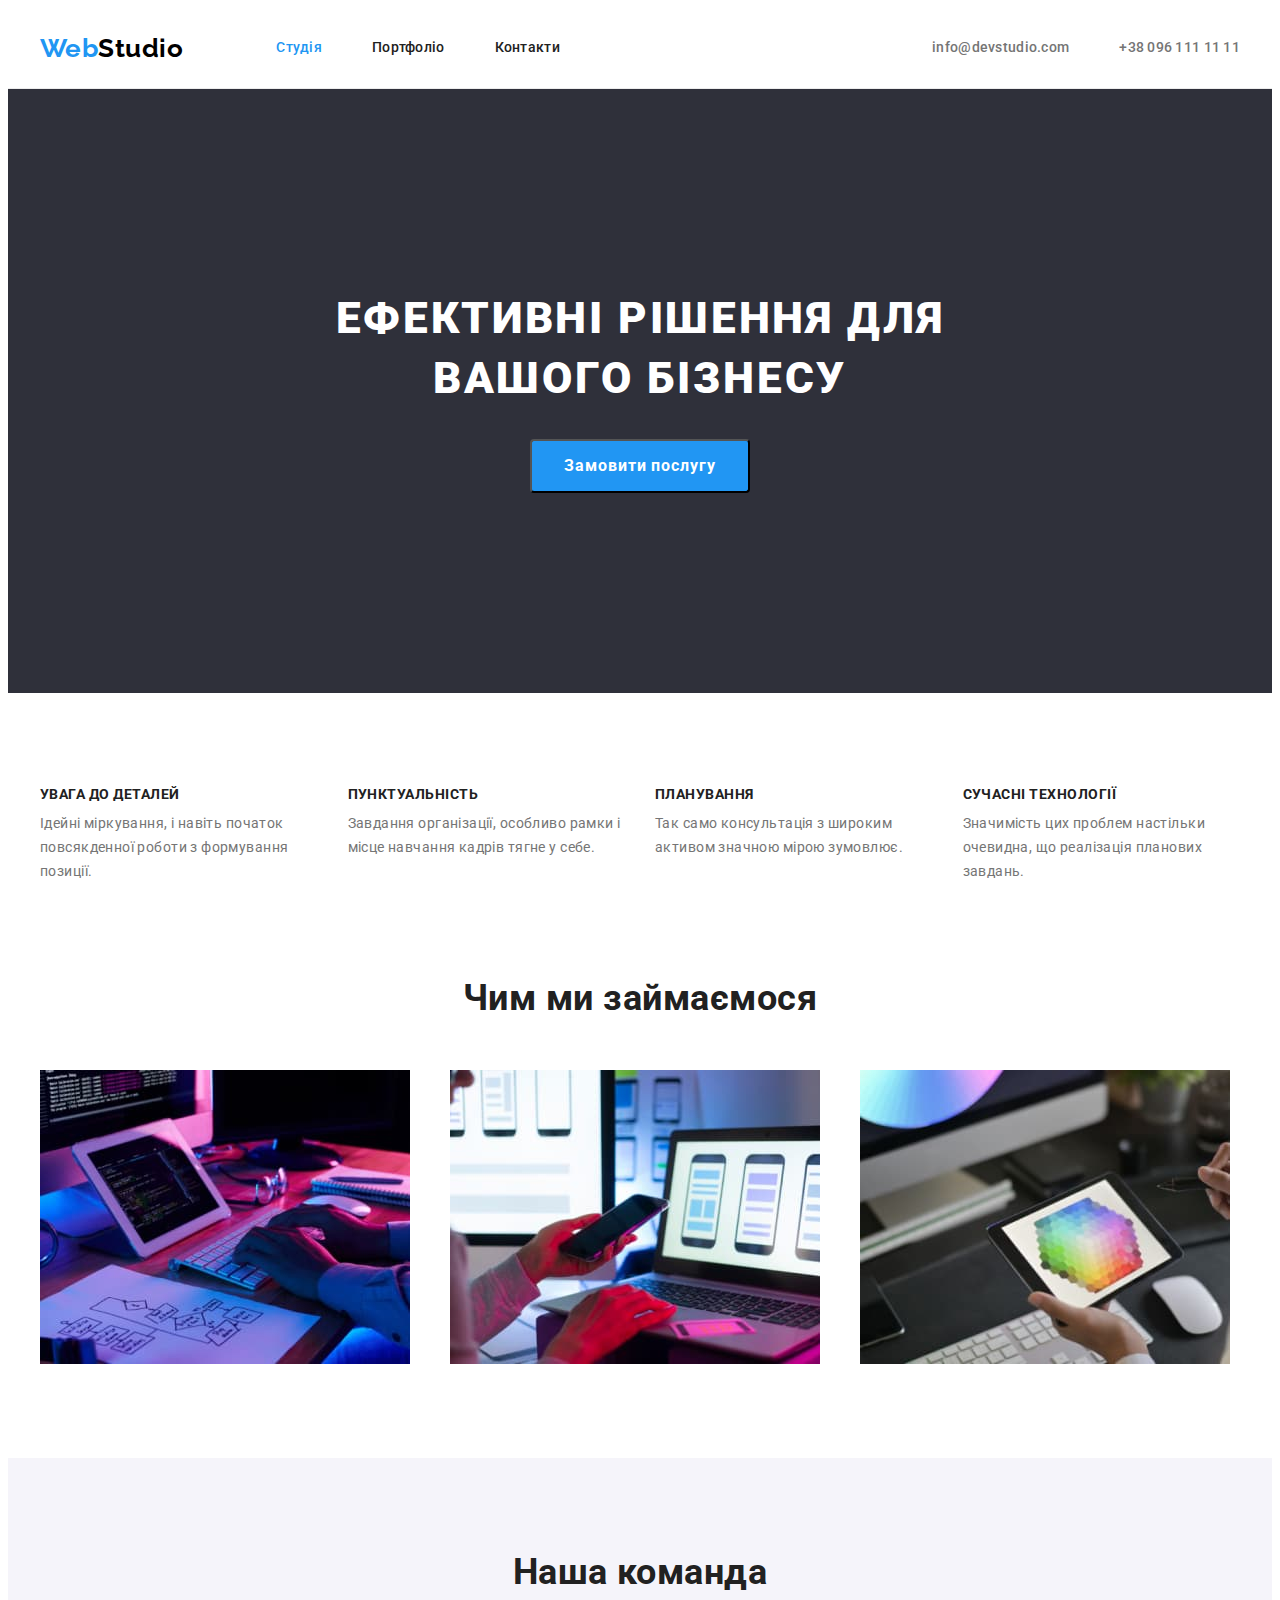
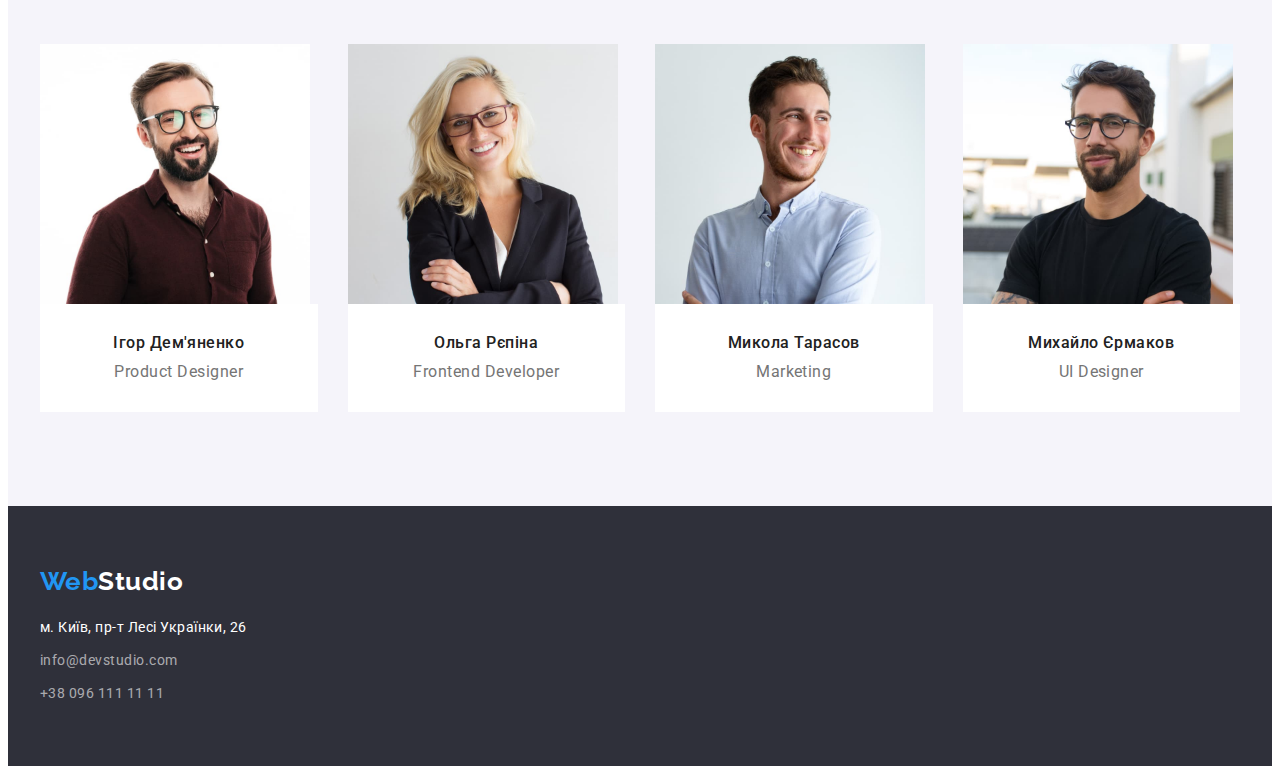
<file: index.html>
<!DOCTYPE html>
<html lang="uk">
  <head>
    <meta charset="UTF-8" />
    <meta http-equiv="X-UA-Compatible" content="IE=edge" />
    <meta name="viewport" content="width=device-width, initial-scale=1.0" />
    <title>Студія</title>
    <!--
      ШРИФТИ
    -->
    <link rel="preconnect" href="https://fonts.googleapis.com" />
    <link rel="preconnect" href="https://fonts.gstatic.com" crossorigin />
    <link
      href="https://fonts.googleapis.com/css2?family=Exo+2:wght@500&family=Montserrat:wght@400;700&family=Raleway:wght@700&family=Roboto:wght@400;500;700;900&display=swap"
      rel="stylesheet" />
    <!--
      НОРМАЛІЗАТОР
    -->
    <link
      rel="stylesheet"
      href="https://cdnjs.cloudflare.com/ajax/libs/modern-normalize/1.1.0/modern-normalize.min.css"
      integrity="sha512-wpPYUAdjBVSE4KJnH1VR1HeZfpl1ub8YT/NKx4PuQ5NmX2tKuGu6U/JRp5y+Y8XG2tV+wKQpNHVUX03MfMFn9Q=="
      crossorigin="anonymous"
      referrerpolicy="no-referrer" />
    <!--
      СТИЛІ
    -->
    <link rel="stylesheet" href="./css/styles.css" />
  </head>

  <body>
    <!-- HEADER з логотипом, навігацією та контактами -->
    <header class="header">
      <div class="header-container container">
        <nav class="header-nav">
          <a href="./index.html" class="logo link"
            ><span class="logo-web">Web</span>Studio</a
          >

          <ul class="site-nav list">
            <li>
              <a href="./index.html" class="site-nav-link link current"
                >Студія</a
              >
            </li>
            <li>
              <a href="./portfolio.html" class="site-nav-link link"
                >Портфоліо</a
              >
            </li>
            <li>
              <a href="" class="site-nav-link link">Контакти</a>
            </li>
          </ul>
        </nav>
        <ul class="header-contacts list">
          <li>
            <a
              href="mailto:info@devstudio.com"
              class="header-contacts-link link"
              >info@devstudio.com</a
            >
          </li>
          <li>
            <a href="tel:+380961111111" class="header-contacts-link link"
              >+38 096 111 11 11</a
            >
          </li>
        </ul>
      </div>
    </header>

    <main>
      <!-- Герой -->
      <section class="hero section">
        <div class="hero-container container">
          <h1 class="hero-text">
            Ефективні рішення для <br />
            вашого бізнесу
          </h1>
          <button type="button" class="button primary">Замовити послугу</button>
        </div>
      </section>

      <!--Corporate values-->
      <section class="section">
        <div class="container">
          <h2 class="section-header visually-hidden">Цінності</h2>
          <ul class="values-list list">
            <li class="values-item">
              <h3 class="text-title values">УВАГА ДО ДЕТАЛЕЙ</h3>
              <p class="values-description">
                Ідейні міркування, і навіть початок повсякденної роботи з
                формування позиції.
              </p>
            </li>
            <li class="values-item">
              <h3 class="text-title values">ПУНКТУАЛЬНІСТЬ</h3>
              <p class="values-description">
                Завдання організації, особливо рамки і місце навчання кадрів
                тягне у себе.
              </p>
            </li>
            <li class="values-item">
              <h3 class="text-title values">ПЛАНУВАННЯ</h3>
              <p class="values-description">
                Так само консультація з широким активом значною мірою зумовлює.
              </p>
            </li>
            <li class="values-item">
              <h3 class="text-title values">СУЧАСНІ ТЕХНОЛОГІЇ</h3>
              <p class="values-description">
                Значимість цих проблем настільки очевидна, що реалізація
                планових завдань.
              </p>
            </li>
          </ul>
        </div>
      </section>

      <!--What do we do?-->
      <section class="activity-section section">
        <div class="container">
          <h2 class="text-title activity">Чим ми займаємося</h2>

          <ul class="activity-list card-set list">
            <li class="card-set-item">
              <img
                src="./images/computer.jpg"
                alt="руки набирають текст на клавіатурі"
                width="370" />
            </li>
            <li class="card-set-item">
              <img
                src="./images/smartphone.jpg"
                alt="жінка тримає в руках смартфон під час роботи за комп'ютером"
                width="370" />
            </li>
            <li class="card-set-item">
              <img
                src="./images/tablet.jpg"
                alt="планшет у руках"
                width="370" />
            </li>
          </ul>
        </div>
      </section>

      <!--Our team-->
      <section class="team-section section">
        <div class="container">
          <h2 class="text-title team">Наша команда</h2>

          <ul class="team-list card-set list">
            <li class="card-set-item">
              <img
                src="./images/product-designer-photo.jpg"
                alt="Ігор Дем'яненко Product Designer"
                width="270" />
              <div class="team-wrapper">
                <h3 class="text-title team-member">Ігор Дем'яненко</h3>
                <p class="position-description" lang="en">Product Designer</p>
              </div>
            </li>
            <li class="card-set-item">
              <img
                src="./images/frontenddev-photo.jpg"
                alt="Ольга Рєпіна Frontend Developer"
                width="270" />
              <div class="team-wrapper">
                <h3 class="text-title team-member">Ольга Рєпіна</h3>
                <p class="position-description" lang="en">Frontend Developer</p>
              </div>
            </li>
            <li class="card-set-item">
              <img
                src="./images/marketing-photo.jpg"
                alt="Микола Тарасов Marketing"
                width="270" />
              <div class="team-wrapper">
                <h3 class="text-title team-member">Микола Тарасов</h3>
                <p class="position-description" lang="en">Marketing</p>
              </div>
            </li>
            <li class="card-set-item">
              <img
                src="./images/uidesigner-photo.jpg"
                alt="Михайло Єрмаков UI Designer"
                width="270" />
              <div class="team-wrapper">
                <h3 class="text-title team-member">Михайло Єрмаков</h3>
                <p class="position-description" lang="en">UI Designer</p>
              </div>
            </li>
          </ul>
        </div>
      </section>
    </main>

    <footer class="footer">
      <div class="footer-container container">
        <a href="./index.html" class="footer-logo link"
          ><span class="footer-logo-web">Web</span>Studio</a
        >

        <address class="address">
          <a
            href="https://goo.gl/maps/S5SDA6FESSRb1srA7"
            class="post-address link"
            >м. Київ, пр-т Лесі Українки, 26</a
          >
          <ul class="footer-contacts list">
            <li class="footer-contacts-item">
              <a
                href="mailto:info@devstudio.com"
                class="footer-contacts-link link"
                >info@devstudio.com</a
              >
            </li>
            <li class="footer-contacts-item">
              <a href="tel:+380961111111" class="footer-contacts-link link"
                >+38 096 111 11 11</a
              >
            </li>
          </ul>
        </address>
      </div>
    </footer>
  </body>
</html>
</file>
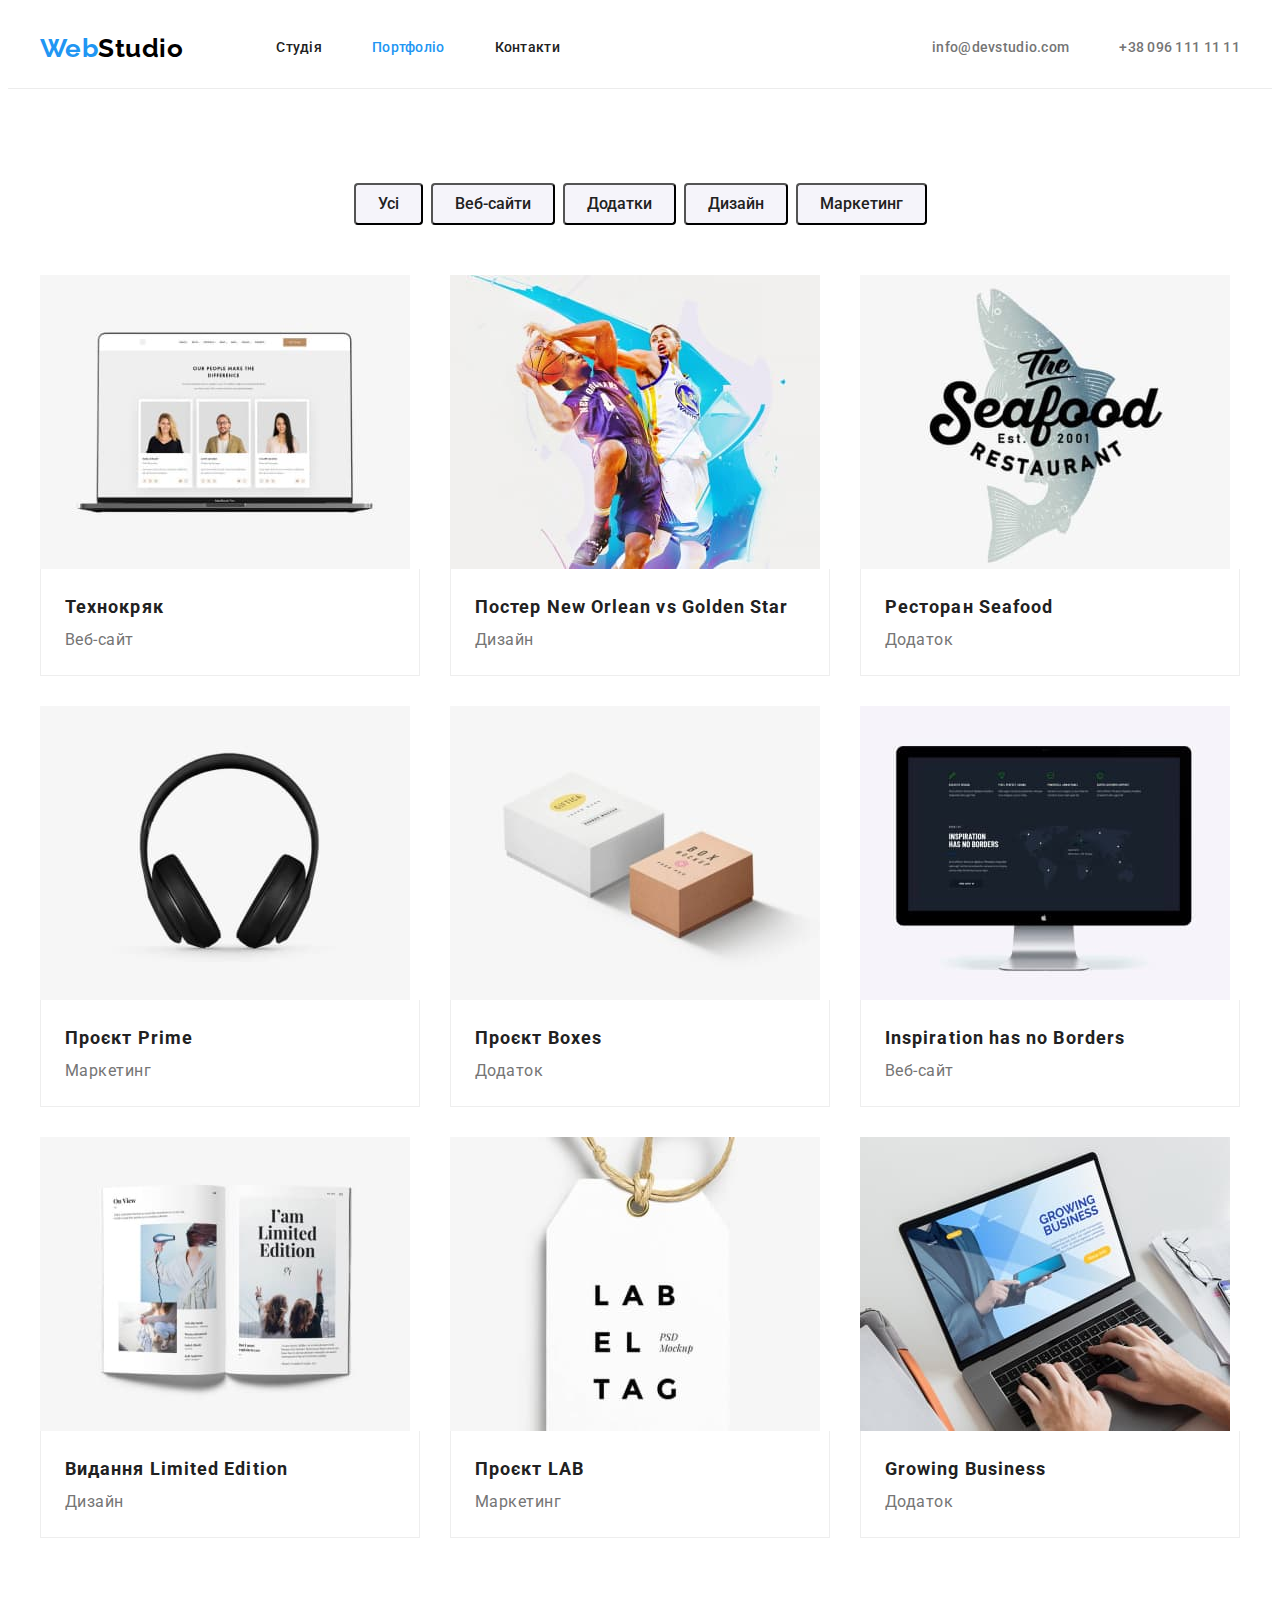
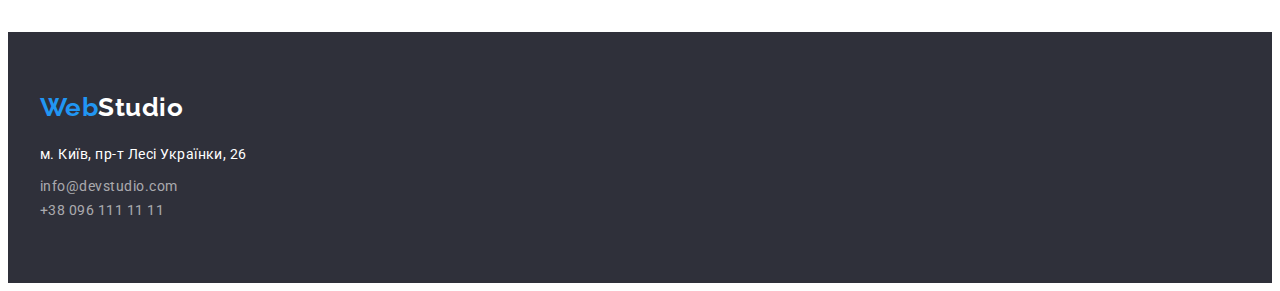
<file: portfolio.html>
<!DOCTYPE html>
<html lang="uk">
  <head>
    <meta charset="UTF-8" />
    <meta http-equiv="X-UA-Compatible" content="IE=edge" />
    <meta name="viewport" content="width=device-width, initial-scale=1.0" />
    <title>Портфоліо</title>
    <!--
      ШРИФТИ
    -->
    <link rel="preconnect" href="https://fonts.googleapis.com" />
    <link rel="preconnect" href="https://fonts.gstatic.com" crossorigin />
    <link
      href="https://fonts.googleapis.com/css2?family=Exo+2:wght@500&family=Montserrat:wght@400;700&family=Raleway:wght@700&family=Roboto:wght@400;500;700;900&display=swap"
      rel="stylesheet" />
    <!--
      НОРМАЛІЗАТОР
    -->
    <link
      rel="stylesheet"
      href="https://cdnjs.cloudflare.com/ajax/libs/modern-normalize/1.1.0/modern-normalize.min.css"
      integrity="sha512-wpPYUAdjBVSE4KJnH1VR1HeZfpl1ub8YT/NKx4PuQ5NmX2tKuGu6U/JRp5y+Y8XG2tV+wKQpNHVUX03MfMFn9Q=="
      crossorigin="anonymous"
      referrerpolicy="no-referrer" />
    <!--
      СТИЛІ
    -->
    <link rel="stylesheet" href="./css/styles.css" />
  </head>

  <body>
    <!-- HEADER з логотипом, навігацією та контактами -->
    <header class="header">
      <div class="header-container container">
        <nav class="header-nav">
          <a href="./index.html" class="logo link"
            ><span class="logo-web">Web</span>Studio</a
          >

          <ul class="site-nav list">
            <li>
              <a href="./index.html" class="site-nav-link link">Студія</a>
            </li>
            <li>
              <a href="./portfolio.html" class="site-nav-link link current"
                >Портфоліо</a
              >
            </li>
            <li>
              <a href="" class="site-nav-link link">Контакти</a>
            </li>
          </ul>
        </nav>
        <ul class="header-contacts list">
          <li>
            <a
              href="mailto:info@devstudio.com"
              class="header-contacts-link link"
              >info@devstudio.com</a
            >
          </li>
          <li>
            <a href="tel:+380961111111" class="header-contacts-link link"
              >+38 096 111 11 11</a
            >
          </li>
        </ul>
      </div>
    </header>

    <main>
      <section class="section">
        <div class="container">
          <h1 class="section-header visually-hidden">Проекти</h1>

          <!-- FILTERS -->

          <ul class="filters list">
            <li class="filters-item">
              <button type="button" class="filters-btn">Усі</button>
            </li>
            <li class="filters-item">
              <button type="button" class="filters-btn">Веб-сайти</button>
            </li>
            <li class="filters-item">
              <button type="button" class="filters-btn">Додатки</button>
            </li>
            <li class="filters-item">
              <button type="button" class="filters-btn">Дизайн</button>
            </li>
            <li class="filters-item">
              <button type="button" class="filters-btn">Маркетинг</button>
            </li>
          </ul>

          <!-- PROJECTS -->
          <ul class="projects list card-set">
            <li class="card-set-item">
              <a href="" class="link">
                <img
                  src="./images/tech-website.jpg"
                  alt="ноутбук з відкритою веб-сторінкою"
                  width="370" />
                <div class="project-wrapper">
                  <h2 class="projects-title">Технокряк</h2>
                  <p class="projects-description">Веб-сайт</p>
                </div>
              </a>
            </li>
            <li class="card-set-item">
              <a href="" class="link">
                <img
                  src="./images/poster.jpg"
                  alt="баскетболісти"
                  width="370" />
                <div class="project-wrapper">
                  <h2 class="projects-title">
                    Постер <span lang="en">New Orlean vs Golden Star</span>
                  </h2>
                  <p class="projects-description">Дизайн</p>
                </div>
              </a>
            </li>
            <li class="card-set-item">
              <a href="" class="link">
                <img
                  src="./images/seafood.jpg"
                  alt="логотип ресторану"
                  width="370" />
                <div class="project-wrapper">
                  <h2 class="projects-title">
                    Ресторан <span lang="en">Seafood</span>
                  </h2>
                  <p class="projects-description">Додаток</p>
                </div>
              </a>
            </li>
            <li class="card-set-item">
              <a href="" class="link">
                <img src="./images/prime.jpg" alt="навушники" width="370" />
                <div class="project-wrapper">
                  <h2 class="projects-title">
                    Проєкт <span lang="en">Prime</span>
                  </h2>
                  <p class="projects-description">Маркетинг</p>
                </div>
              </a>
            </li>
            <li class="card-set-item">
              <a href="" class="link">
                <img src="./images/boxes.jpg" alt="коробки" width="370" />
                <div class="project-wrapper">
                  <h2 class="projects-title">
                    Проєкт <span lang="en">Boxes</span>
                  </h2>
                  <p class="projects-description">Додаток</p>
                </div>
              </a>
            </li>
            <li class="card-set-item">
              <a href="" class="link">
                <img
                  src="./images/inspiration.jpg"
                  alt="веб-сторінка відкрита на моніторі"
                  width="370" />
                <div class="project-wrapper">
                  <h2 class="projects-title" lang="en">
                    Inspiration has no Borders
                  </h2>
                  <p class="projects-description">Веб-сайт</p>
                </div>
              </a>
            </li>
            <li class="card-set-item">
              <a href="" class="link">
                <img
                  src="./images/ltd-edition.jpg"
                  alt="глянцевий журнал"
                  width="370" />
                <div class="project-wrapper">
                  <h2 class="projects-title">
                    Видання <span lang="en">Limited Edition</span>
                  </h2>
                  <p class="projects-description">Дизайн</p>
                </div>
              </a>
            </li>
            <li class="card-set-item">
              <a href="" class="link">
                <img src="./images/lab.jpg" alt="бірка з брендом" width="370" />
                <div class="project-wrapper">
                  <h2 class="projects-title">
                    Проєкт <span lang="en">LAB</span>
                  </h2>
                  <p class="projects-description">Маркетинг</p>
                </div>
              </a>
            </li>
            <li class="card-set-item">
              <a href="" class="link">
                <img
                  src="./images/grow-business.jpg"
                  alt="руки працюють на ноутбуці"
                  width="370" />
                <div class="project-wrapper">
                  <h2 class="projects-title" lang="en">Growing Business</h2>
                  <p class="projects-description">Додаток</p>
                </div>
              </a>
            </li>
          </ul>
        </div>
      </section>
    </main>

    <!-- FOOTER-->
    <footer class="footer">
      <div class="footer-container container">
        <a href="./index.html" class="footer-logo link"
          ><span class="footer-logo-web">Web</span>Studio</a
        >

        <address class="address">
          <a
            href="https://goo.gl/maps/S5SDA6FESSRb1srA7"
            class="post-address link"
            >м. Київ, пр-т Лесі Українки, 26</a
          >
          <ul class="footer-contacts list">
            <li>
              <a
                href="mailto:info@devstudio.com"
                class="footer-contacts-link link"
                >info@devstudio.com</a
              >
            </li>
            <li>
              <a href="tel:+380961111111" class="footer-contacts-link link"
                >+38 096 111 11 11</a
              >
            </li>
          </ul>
        </address>
      </div>
    </footer>
  </body>
</html>
</file>
<file: css/styles.css>
/* GENERAL STYLES */

:root {
  --primary-text-color: #757575;
  --title-text-color: #212121;
  --accent-color: #2196f3;
  --primary-logo-color: #000000;
  --primary-white-color: #ffffff;
  --secondary-bg-color: #f5f4fa;
  --section-bg-color: #2f303a;
  --footer-contacts-color: rgba(255, 255, 255, 0.6);
  --indent: 30px;
  --items: 3;
}

body {
  background-color: #ffffff;
  color: #757575;
  font-family: Roboto, Verdana, sans-serif;

  letter-spacing: 0.03em;
}

/* 
===============
RESET 
===============
*/

h1,
h2,
h3,
h4,
h5,
h6,
p {
  margin: 0;
}

.link {
  text-decoration: none;
  color: currentColor;
}

.list {
  list-style: none;
  margin: 0;
  padding: 0;
}

img {
  display: block;
  max-width: 100%;
  height: auto;
}

/* reset end */

.section {
  padding-top: 94px;
  padding-bottom: 94px;

  /* outline: 2px solid blue; */
}

.container {
  width: 1200px;
  padding-right: 15px;
  padding-left: 15px;
  margin-left: auto;
  margin-right: auto;

  /* outline: 2px solid red; */
}

/*  
==========
CARD SET
========== 
*/

.card-set {
  display: flex;
  flex-wrap: wrap;
  gap: var(--indent);
}

.card-set-item {
  flex-basis: calc(
    (100% - var(--indent) * (var(--items) - 1)) / (var(--items))
  );
}

/*  
==========
HEADER
========== 
*/

.header {
  border-bottom: 1px solid #ececec;
}

.header-container {
  display: flex;
  align-items: center;
}

.header-nav {
  display: flex;
  align-items: center;
}

.logo {
  color: var(--primary-logo-color);
  font-family: "Raleway";
  font-weight: 700;
  font-size: 26px;
  line-height: 1.19;
  margin-right: 93px;
}

.logo-web {
  color: var(--accent-color);
}

.site-nav {
  display: flex;
  align-items: center;
  gap: 50px;
}

.site-nav-link {
  color: var(--title-text-color);
}

.site-nav-link,
.header-contacts-link {
  display: block;
  padding: 32px 0;

  font-weight: 500;
  font-size: 14px;
  line-height: 1.14;
  letter-spacing: 0.02em;
}

.site-nav-link.current,
.site-nav-link:hover,
.site-nav-link:focus,
.header-contacts-link:hover,
.header-contacts-link:focus,
.footer-contacts-link:hover,
.footer-contacts-link:focus {
  color: var(--accent-color);
}

.header-contacts {
  display: flex;
  align-items: center;
  margin-left: auto;
  gap: 50px;
}

.header-contacts-link {
  color: var(--primary-text-color);
}

/* 
==============
HERO SECTION 
==============
*/

.hero {
  background-color: var(--section-bg-color);
}

.hero.section {
  padding: 200px 0;
}

.hero-text {
  color: var(--primary-white-color);
  font-style: normal;
  font-weight: 900;
  font-size: 44px;
  line-height: 1.36;
  text-align: center;
  letter-spacing: 0.06em;
  text-transform: uppercase;

  display: block;
  margin-bottom: 30px;
}

.button.primary {
  background-color: var(--accent-color);
  color: var(--primary-white-color);
  font-family: Roboto;
  font-style: normal;
  font-weight: 700;
  font-size: 16px;
  line-height: 1.87;
  letter-spacing: 0.06em;
  border-radius: 4px;
  min-width: 216px;

  display: block;
  margin: 0 auto;
  padding: 10px 32px;
}

.button.primary:hover,
.button.primary:focus {
  cursor: pointer;
}

/* 
==================
CORPORATE VALUES 
==================
*/

.visually-hidden {
  position: absolute;
  white-space: nowrap;
  width: 1px;
  height: 1px;
  overflow: hidden;
  border: 0;
  padding: 0;
  clip: rect(0 0 0 0);
  clip-path: inset(50%);
  margin: -1px;
}

.values-list {
  display: flex;
  flex-wrap: wrap;
  --items: 4;
  gap: var(--indent);
}

.values-item {
  flex-basis: calc(
    (100% - var(--indent) * (var(--items) - 1)) / (var(--items))
  );
}

.text-title {
  color: var(--title-text-color);
}

.text-title.values {
  font-weight: 700;
  font-size: 14px;
  line-height: 1.14;
  text-transform: uppercase;

  margin-bottom: 10px;
}

.values-description {
  font-size: 14px;
  line-height: 1.71;
  letter-spacing: 0.03em;
}

/* 
=======================
What do we do? SECTION
=======================
*/

.activity-section {
  padding-top: 0;
  padding-bottom: 94px;
}

.text-title.activity {
  font-weight: 700;
  font-size: 36px;
  line-height: 1.16;
  text-align: center;

  margin-bottom: 50px;
}

/* 
=======================
OUR TEAM SECTION 
=======================
*/

.team-section {
  background-color: var(--secondary-bg-color);
}

.text-title.team {
  font-weight: 700;
  font-size: 36px;
  line-height: 1.16;
  text-align: center;

  margin-bottom: 50px;
}

.team-list {
  --items: 4;
}

.team-wrapper {
  padding: 30px 0;
  background-color: var(--primary-white-color);
}

.text-title.team-member {
  font-weight: 500;
  font-size: 16px;
  line-height: 1.18;
  text-align: center;

  margin-bottom: 10px;
}

.position-description {
  font-size: 16px;
  line-height: 1.18;
  text-align: center;
}

/* 
======================
PORTFOLIO STYLES
======================
*/

.filters.list {
  display: flex;
  justify-content: center;
  gap: 8px;
  margin-bottom: 50px;
}

.filters-btn {
  background-color: var(--secondary-bg-color);
  color: var(--title-text-color);
  font-family: inherit;
  font-style: inherit;
  font-weight: 500;
  font-size: 16px;
  line-height: 1.62;
  text-align: center;
  border-radius: 4px;

  padding: 6px 22px;
}

.filters-btn:hover,
.filters-btn:focus,
.filters-btn:active {
  background-color: var(--accent-color);
  color: var(--primary-white-color);
  cursor: pointer;
}

.projects {
  background-color: var(--primary-white-color);
}

.project-wrapper {
  padding: 20px 24px;
  border: 1px solid #eeeeee;
  border-top: none;
}

.projects-title {
  color: var(--title-text-color);
  font-weight: 700;
  font-size: 18px;
  line-height: 2;
  letter-spacing: 0.06em;
}

.projects-description {
  color: var(--primary-text-color);
  font-size: 16px;
  line-height: 1.87;
}

/* 
=================
    FOOTER 
=================*/

.footer {
  background-color: var(--section-bg-color);
  padding: 60px 0;
}

.footer-logo {
  color: var(--primary-white-color);

  font-family: "Raleway";
  font-weight: 700;
  font-size: 26px;
  line-height: 1.19;

  display: block;
  margin-bottom: 20px;
}

.footer-logo-web {
  color: var(--accent-color);
}

.address {
  font-style: normal;
}

.post-address {
  color: var(--primary-white-color);
  font-size: 14px;
  line-height: 1.71;

  display: inline-block;
  margin-bottom: 9px;
}

.footer-contacts-item:first-of-type {
  margin-bottom: 9px;
}

.footer-contacts-link {
  color: var(--footer-contacts-color);
  font-size: 14px;
  line-height: 1.71;
}
</file>
